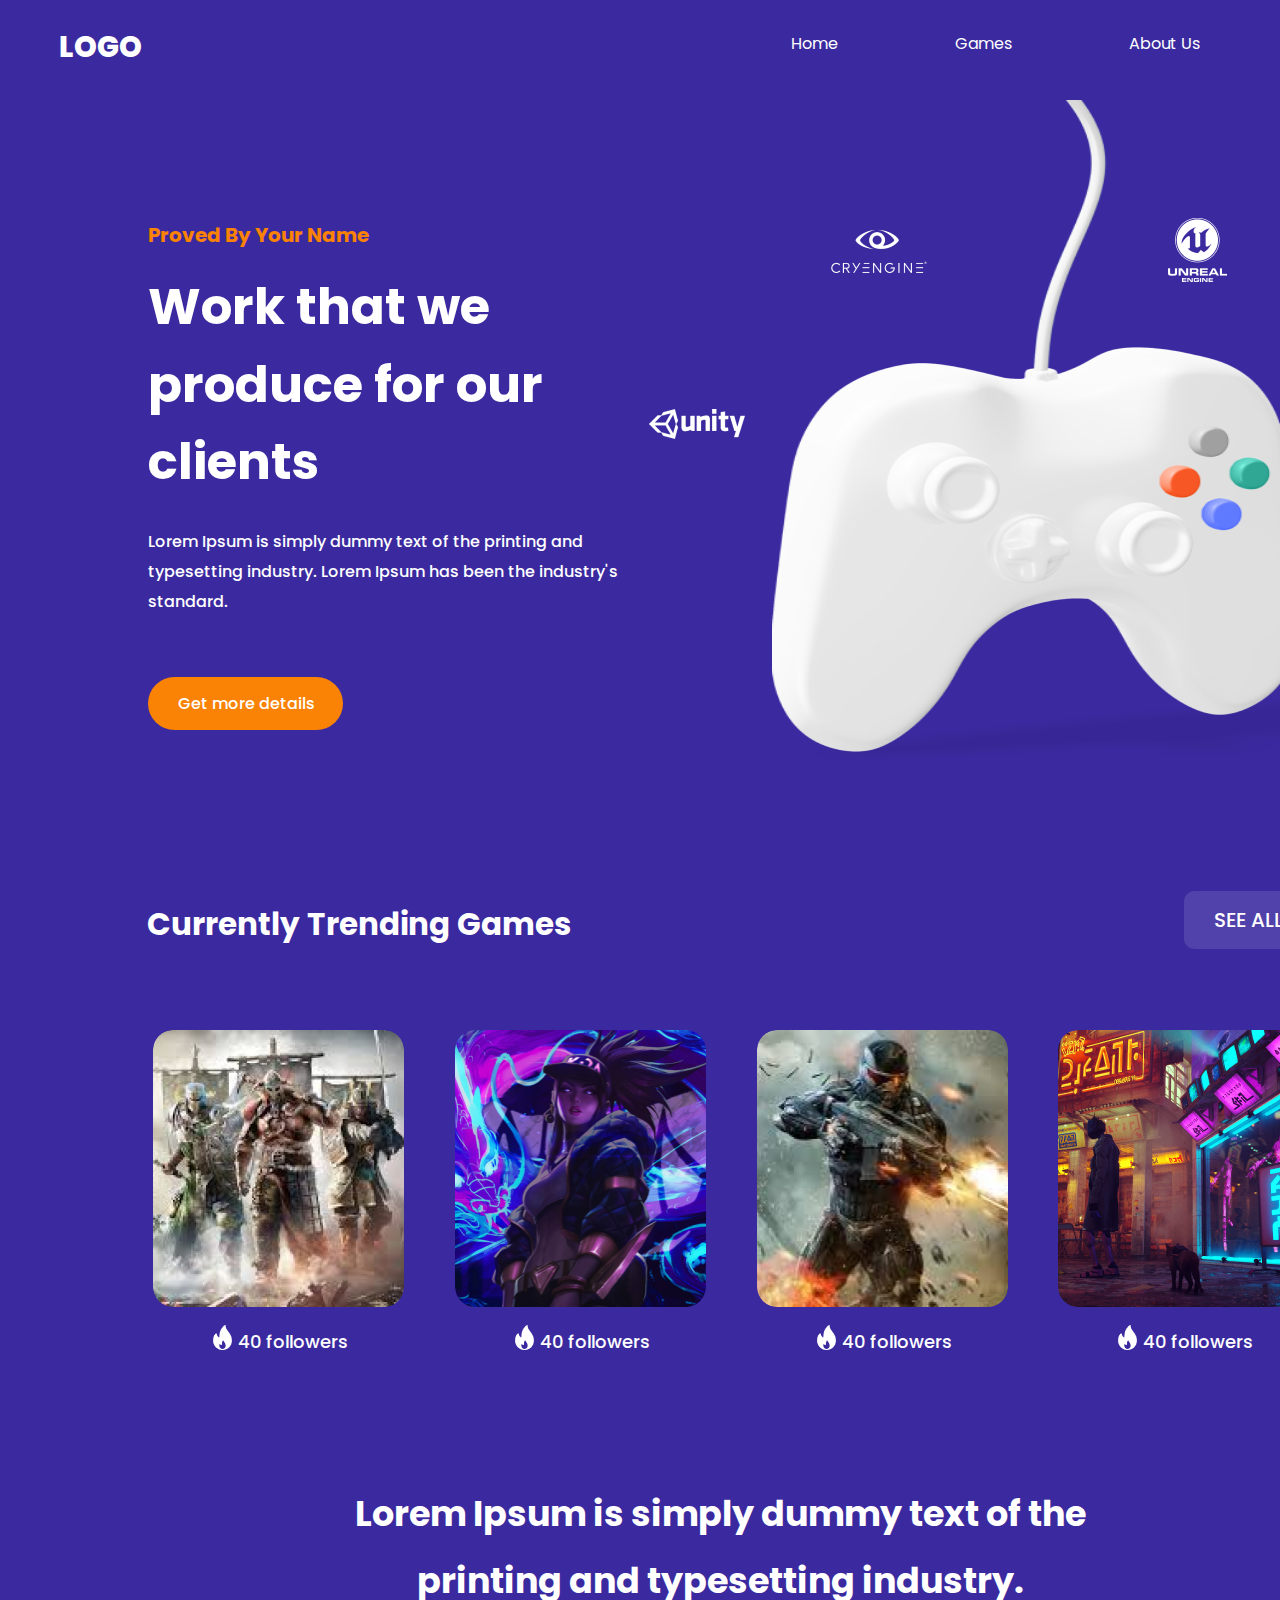
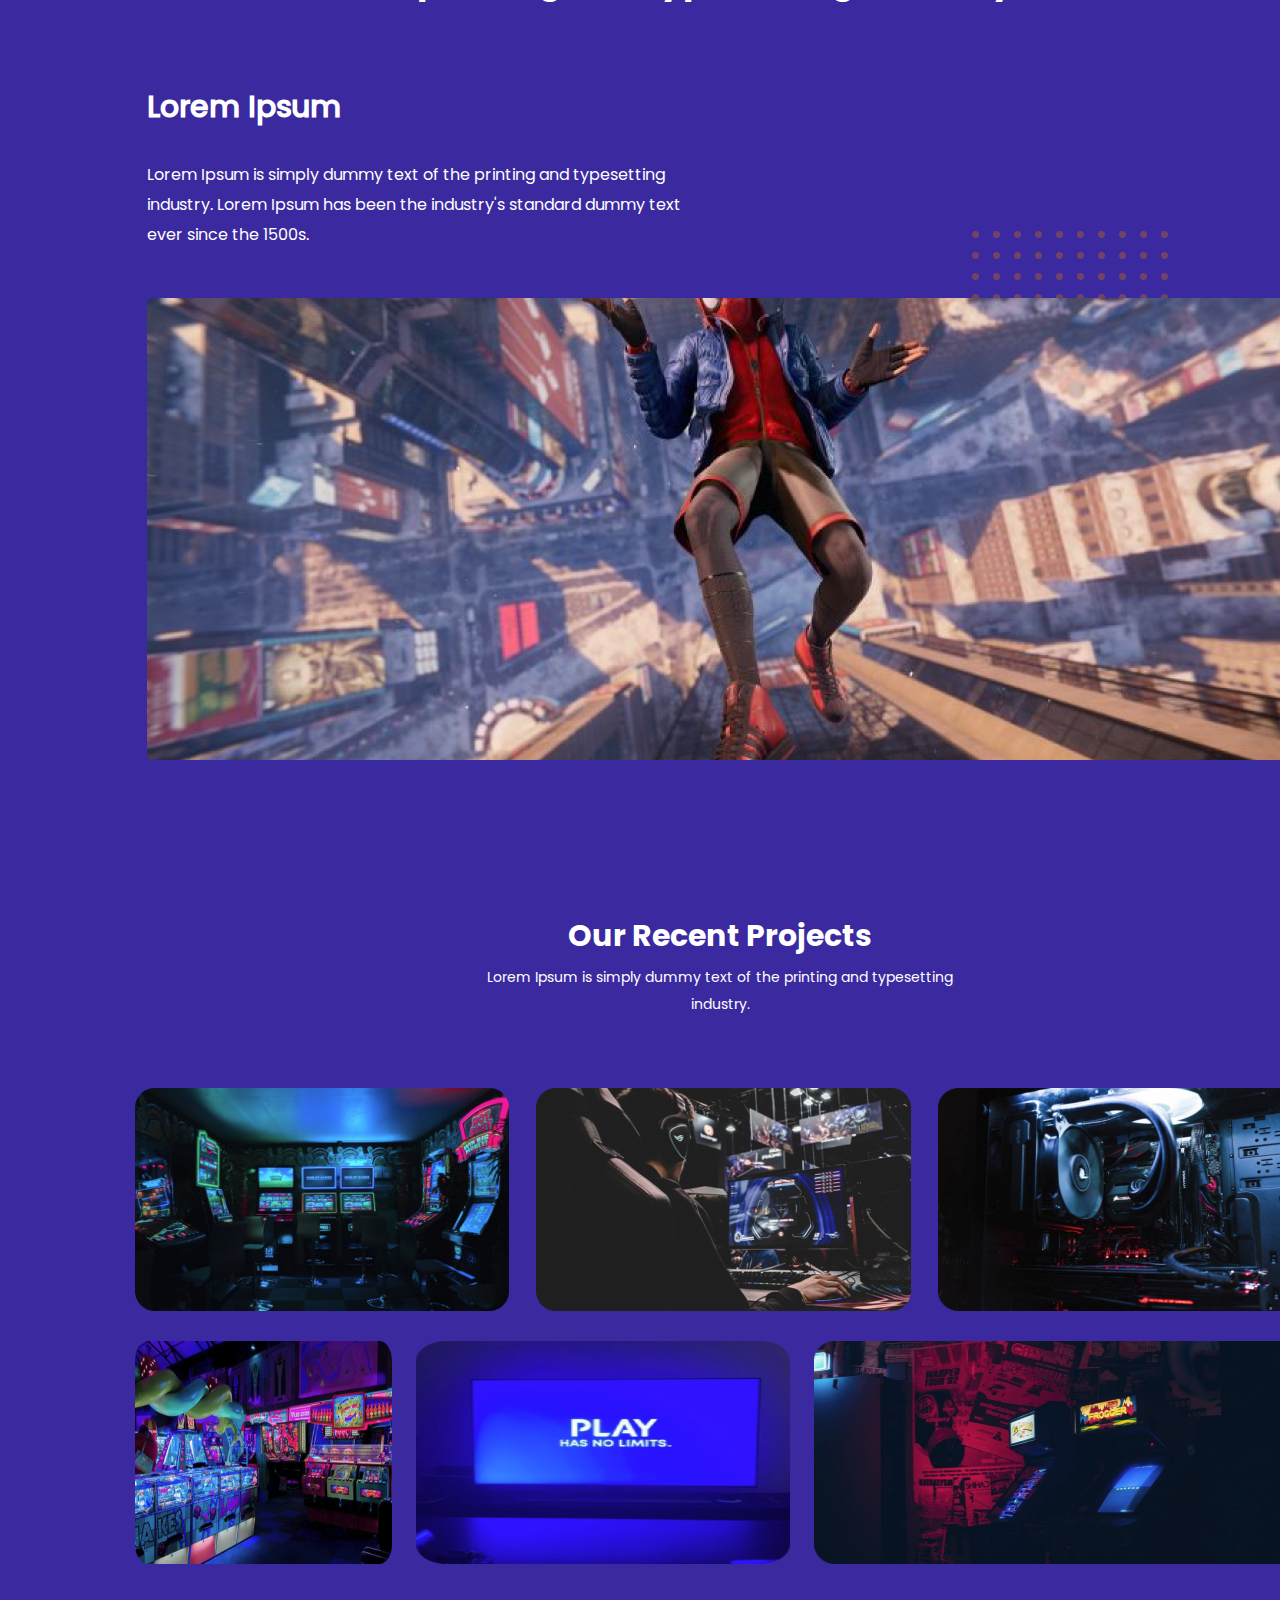
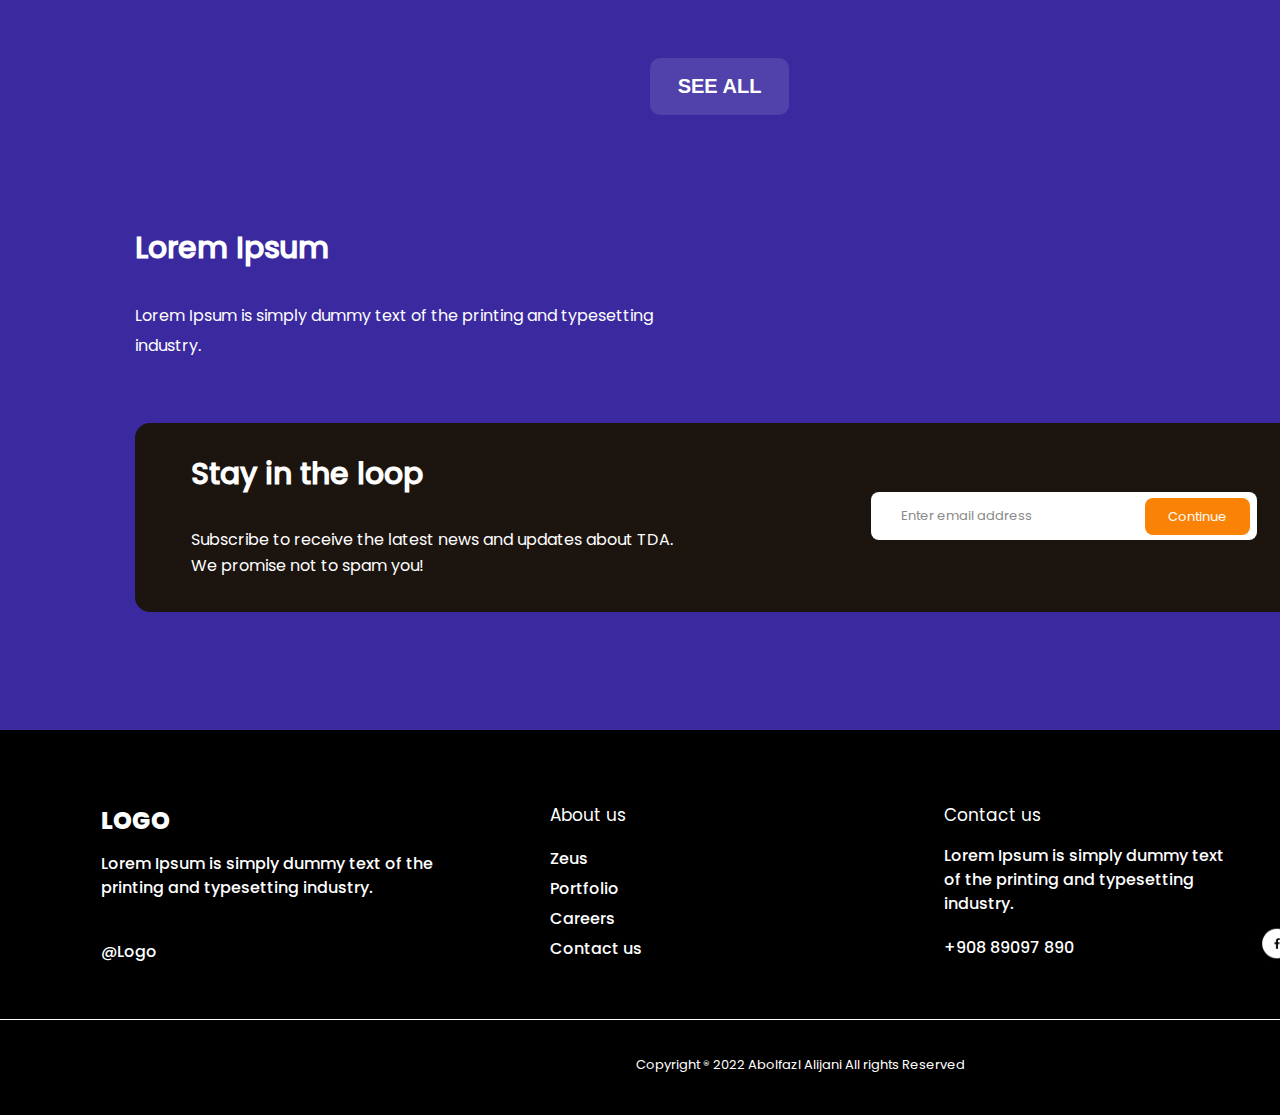
<file: index.html>
<!DOCTYPE html>
<html lang="en" style="width: 1440px">
  <head>
    <meta charset="UTF-8" />
    <meta name="viewport" content="width=device-width, initial-scale=1.0" />
    <link rel="icon" type="image/x-icon" href="assets/images/2799663.ico">
    <link rel="stylesheet" href="styles/style.css">
    <title>Home</title>
  </head>
  <body>
    <header class="header">

      <div class="logo">
        LOGO
      </div>

      <div class="middle-section">
        <a class="middle-section-button" href="index.html" target="_self">
          Home
        </a>
        <a class="middle-section-button" href="games.html" target="_self">
          Games
        </a>
        <div class="middle-section-button">
          About Us
        </div>
        <div class="middle-section-button">
          News
        </div>

      </div>

      <article class="theme-button">
        Light
      </article>

    </header>


    <main>
      <section>

        <div class="works">

          <p class="works-toptext">
            Proved By Your Name
          </p>

          <h1 class="works-middletext">
            Work that we produce for our clients
          </h1>

          <p class="works-bottomtext">
            Lorem Ipsum is simply dummy text of the printing and typesetting industry.
            Lorem Ipsum has been the industry's standard.
          </p>
          <div class="works-details-background">
            <a href="games.html" target="_self" class="works-details-link">
              Get more details
            </a>
          </div>

        </div>

        <img src="assets/images/unity%201.png" class="unity">

        <img src="assets/images/cry%201.png" class="cryengine">

        <img src="assets/images/unreal%201.png" class="unreal">

        <img src="assets/images/joy_stick%201.png" class="joystick">

        <p class="games-preview">
          Currently Trending Games
        </p>

        <p class="see-all">
          SEE ALL
        </p>

        <ul class="trending-games-space">
          <li class="trending-game">
            <img src="assets/images/Rectangle%2023.png" class="trending-game-img">
            <article class="trending-game-info">
              <p class="follower">40 followers</p>
              <img src="assets/images/fire.png" class="fire">
            </article>
          </li>

          <li class="trending-game">
            <img src="assets/images/Rectangle%2024.png" class="trending-game-img">
            <article class="trending-game-info">
              <p class="follower">40 followers</p>
              <img src="assets/images/fire.png" class="fire">
            </article>
          </li>

          <li class="trending-game">
            <img src="assets/images/Rectangle%2025.png" class="trending-game-img">
            <article class="trending-game-info">
              <p class="follower">40 followers</p>
              <img src="assets/images/fire.png" class="fire">
            </article>
          </li>

          <li class="trending-game">
            <img src="assets/images/Rectangle%2026.png" class="trending-game-img">
            <article class="trending-game-info">
              <p class="follower">40 followers</p>
              <img src="assets/images/fire.png" class="fire">
            </article>
          </li>
        </ul>

        <div class="lorem-ipsum-big-box">
          <p class="lorem-ipsum-big">
            Lorem Ipsum is simply dummy text of the printing and typesetting industry.
          </p>
        </div>

        <div class="lorem-ipsum-space">
          <p class="lorem-ipsum-medium">
            Lorem Ipsum
          </p>

          <p class="lorem-ipsum-small">
            Lorem Ipsum is simply dummy text of the printing and typesetting industry.
            Lorem Ipsum has been the industry's standard dummy text ever since the 1500s.
          </p>
        </div>
        
        <img src="assets/images/Group%2021.png" class="useless-img">

        <img src="assets/images/Rectangle%204.png" class="spider-man-img">

        <div class="images-box">
          <p class="images-box-title">
            Our Recent Projects
          </p>

          <p class="images-box-text">
              Lorem Ipsum is simply dummy text of the printing and typesetting <br> industry.
          </p>

          <div class="images-container">
            <img src="assets/images/Rectangle%2015.png" class="images-box-image">
            <img src="assets/images/Rectangle%2016.png" class="images-box-image">
            <img src="assets/images/Rectangle%2017.png" class="images-box-image">
          </div>

          <div class="images-container-2">
            <img src="assets/images/Rectangle%2018.png" class="images-box-image-2" style="width: 22%">
            <img src="assets/images/Rectangle%2019.png" class="images-box-image-2" style="width: 32%">
            <img src="assets/images/Rectangle%2020.png" class="images-box-image-2" style="width: 42%">
          </div>
        </div>

        <div class="SeeAll">
          SEE ALL
        </div>

        <div class="lorem-search-box">
          <p class="lorem-ipsum-medium">
            Lorem Ipsum
          </p>
          <p class="lorem-ipsum-small">
            Lorem Ipsum is simply dummy text of the printing and typesetting <br> industry.
          </p>

          <div class="lorem-search-box-in">
            <div class="lorem-search-box-text">
              <p class="lorem-ipsum-medium">
                Stay in the loop
              </p>
              <p class="lorem-ipsum-small" style="line-height: 25.5px">
                Subscribe to receive the latest news and updates about TDA. <br>
                We promise not to spam you!
              </p>
            </div>

            <input type="text" class="lorem-search-bar" placeholder="Enter email address">

            <button class="search-bar-button">
              Continue
            </button>
          </div>

        </div>

      </section>

      <footer>

        <div class="top-footer">

          <ul class="column-1">
            <li style="font-family: PoppinsExtraBold; font-size: 24px; font-weight: 800; line-height: 36.84px;
            text-align: left; margin-bottom: 12px;">
              LOGO
            </li>
            <li class="footer-text" style="margin-bottom: 40px;">
              Lorem Ipsum is simply dummy text of the printing and typesetting industry.
            </li>
            <li class="footer-text">
              @Logo
            </li>
          </ul>

          <ul class="column-2">
            <li style="font-family: PoppinsRegular; font-size: 17px; line-height: 25.5px;text-align: left;margin-bottom: 15px">
              About us
            </li>
            <li class="footer-text" style="line-height: 30px">
              Zeus
            </li>
            <li class="footer-text" style="line-height: 30px">
              Portfolio
            </li>
            <li class="footer-text" style="line-height: 30px">
              Careers
            </li>
            <li class="footer-text" style="line-height: 30px">
              Contact us
            </li>
          </ul>

          <ul class="column-3">
            <li style="font-family: PoppinsRegular; font-size: 17px; line-height: 25.5px;text-align: left;margin-bottom: 15px">
              Contact us
            </li>
            <li class="footer-text" style="margin-bottom: 20px">
              Lorem Ipsum is simply dummy text of the printing and typesetting industry.
            </li>
            <li class="footer-text">
              +908 89097 890
            </li>
          </ul>

        </div>

        <div class="bottom-footer">
          <p>
            Copyright ® 2022 Abolfazl Alijani All rights Reserved
          </p>
        </div>

        <div class="icons-flexbox">
                    <img src="assets/images/Group%205.png" class="flexbox-icon">
                    <img src="assets/images/Group%209.png" class="flexbox-icon">
                    <img src="assets/images/Group%2010.png" class="flexbox-icon">
                    <img src="assets/images/Group%2011.png" class="flexbox-icon">
        </div>

      </footer>

    </main>

  </body>
</html>
</file>
<file: styles/style.css>
/* 1. don't modify this style */
* {
  padding: 0;
  margin: 0;
  box-sizing: border-box;
}

/* 2. we use :root for default variables */
:root {
  /* --"somekey-attr": "somevalue" i.e : */
  --black-700: #000;
  --blueGradiant: #3b2a9f;
  --primary-100: #5141aa;
  --secondary: #fa8305;
  --box_bg: #1c140f;
}

@font-face {
  font-family: PoppinsThin;
  src: url("Poppins-Thin.ttf");
}

@font-face {
  font-family: PoppinsRegular;
  src: url("Poppins-Regular.ttf");
}

@font-face {
  font-family: PoppinsMedium;
  src: url("Poppins-Medium.ttf");
}

@font-face {
  font-family: PoppinsSemiBold;
  src: url("Poppins-SemiBold.ttf");
}

@font-face {
  font-family: PoppinsBold;
  src: url("Poppins-Bold.ttf");
}

@font-face {
  font-family: PoppinsExtraBold;
  src: url("Poppins-ExtraBold.ttf");
}

body {
  width: 1440px;
  height: 4305px;
  background-color: var(--blueGradiant);
  position: relative;
}

.header {
  background-color: var(--blueGradiant);
  position: relative;
  display: flex;
  flex-direction: row;
  width: 1438.77px;
  height: 100px;
  left: 0.23px;
  z-index: 50;
}

.logo {
  width: 81.93px;
  height: 45px;
  margin-top: 25px;
  margin-bottom: 30px;
  margin-left: 58.95px;
  font-family: "PoppinsExtraBold";
  font-weight: 800;
  font-size: 29px;
  line-height: 44.51px;
  color: white;
}

.middle-section {
  display: flex;
  flex-direction: row;
  margin-left: 650px;
  margin-top: 32px;
  margin-bottom: 26.66px;
  margin-right: 80px;
  width: 673.2px;
  height: 41.34px;
  justify-content: space-between;
}

.middle-section-button {
  font-family: "PoppinsRegular";
  font-weight: 400;
  font-size: 16px;
  line-height: 24px;
  color: #ffffff;
}

a.middle-section-button {
  text-decoration: none;
}

.theme-button {
  font-family: "PoppinsRegular";
  font-weight: 400;
  font-size: 16px;
  line-height: 24px;
  color: #ffffff;
  background-color: #FA8305;
  height: 45px;
  position: absolute;
  top: 22px;
  right: 40px;
  padding: 10px 25px 10px 25px;
  border-radius: 6px;
}

.works {
  position: relative;
  width: 527px;
  height: 510px;
  margin-top: 120px;
  margin-left: 148px;
}

.works-toptext {
  color: #FA8305;
  font-family: "PoppinsBold";
  font-size: 20px;
  line-height: 31px;
  margin-bottom: 17px;
}

.works-middletext {
  color: #ffffff;
  font-family: "PoppinsBold";
  font-size: 50px;
  line-height: 77.6px;
}

.works-bottomtext {
  color: #ffffff;
  font-family: "PoppinsMedium";
  font-size: 16px;
  line-height: 30px;
  margin-top: 26px;
}

.works-details-background {
  width: 195px;
  height: 53px;
  background-color: #FA8305;
  border-radius: 40px;
  position: absolute;
  bottom: 0;
  left: 0;
  align-content: center;
}

.works-details-link {
  text-decoration: none;
  font-family: "PoppinsMedium";
  font-size: 16px;
  line-height: 24px;
  color: #ffffff;
  margin-left: 30px;
}

.unity {
  width: 96px;
  height: 30px;
  position: absolute;
  top: 409px;
  left: 649px;
}

.cryengine {
  width: 101px;
  height: 99px;
  position: absolute;
  top: 202px;
  left: 828px;
}

.unreal {
  width: 59px;
  height: 64px;
  position: absolute;
  top: 218px;
  left: 1168px;
}

.joystick {
  width: 806px;
  height: 761px;
  position: absolute;
  top: 0;
  left: 772px;

}

.games-preview {
  font-family: "PoppinsBold";
  font-size: 31px;
  line-height: 59px;
  color: #ffffff;
  position: absolute;
  top: 895px;
  left: 147px;
}

.see-all {
  font-family: "PoppinsMedium";
  font-size: 20px;
  line-height: 38px;
  color: #ffffff;
  position: absolute;
  top: 891px;
  left: 1184px;
  padding: 10px 30px 10px 30px;
  background-color: var(--primary-100);
  border-radius: 10px;
}

.trending-games-space {
  display: flex;
  gap: 50px;
  margin-top: 300px;
  margin-left: 153px;
  width: 1157px;
  height: 400px;
}

.trending-game {
  width: 252px;
  height: 400px;
  display: inline-block;
}

.trending-game-info {
  position: relative;
}

.trending-game-img {
  width: 251px;
  height: 277px;
  border-radius: 20px
}

.trending-game-img:hover {
  opacity: 0.4;
  transition: transform 0.3s ease;
}

.follower {
  font-family: "PoppinsMedium";
  font-size: 18px;
  line-height: 41px;
  color: #ffffff;
  position: absolute;
  left: 85px;
  top: 10px;
}

.fire {
  position: absolute;
  top: 14px;
  left: 60px;
  width: 19px;
  height: 25px;
}


.follower:hover + .fire {
  transform: scale(1.3);
  transition: transform 0.3s ease;
}


.lorem-ipsum-big-box {
  position: absolute;
  width: 826px;
  height: 132px;
  top: 1480px;
  left: 307px;
}

.lorem-ipsum-big {
  font-family: "PoppinsBold";
  font-size: 35px;
  line-height: 67px;
  text-align: center;
  color: #ffffff;
  align-content: center;
}

.lorem-ipsum-space {
  position: absolute;
  width: 545px;
  height: 173px;
  top: 1679px;
  left: 147px;
}

.lorem-ipsum-medium {
  color: #ffffff;
  font-family: "PoppinsMedium";
  font-size: 30px;
  font-weight: 600;
  line-height: 56.25px;
  text-align: left;
}

.lorem-ipsum-small {
  margin-top: 25px;
  font-family: "PoppinsRegular";
  font-size: 16px;
  font-weight: 400;
  line-height: 30px;
  text-align: left;
  color: #ffffff;
}

.useless-img {
  position: absolute;
  width: 196px;
  height: 154px;
  top: 1831px;
  left: 972px;
}

.spider-man-img {
  position: absolute;
  width: 1146px;
  height: 462px;
  top: 1898px;
  left: 147px;
  border-radius: 5px;
  margin-bottom: 148px;
}

.images-box {
  position: absolute;
  width: 1170px;
  height: 678px;
  top: 2508px;
  left: 135px;
  margin-bottom: 72px
}

.images-box-title {
  color: #ffffff;
  font-family: "PoppinsBold";
  font-size: 30px;
  font-weight: 700;
  line-height: 56.25px;
  text-align: center;
}

.images-box-text {
  color: #ffffff;
  font-family: PoppinsRegular;
  font-size: 14px;
  font-weight: 400;
  line-height: 26.25px;
  text-align: center;
  margin-bottom: 71px;
}

.images-container {
  display: flex;
  height: 223px;
  width: 1170px;
  justify-content: space-between;
  gap: 27px;
  margin-bottom: 30px;
}

.images-box-image {
  width: 32%;
  height: 100%
}

.images-container-2 {
  display: flex;
  height: 223px;
  width: 1170px;
  justify-content: space-between;
}

.images-box-image-2 {
  height: 100%;
}

.SeeAll {
  position: absolute;
  width: 139px;
  height: 57px;
  top: 3258px;
  left: 650px;
  border-radius: 10px;
  background-color: var(--primary-100);
  align-content: center;
  text-align: center;
  color: #ffffff;
  font-family: Arial;
  font-weight: 500;
  font-size: 20px;
  font-weight: 700;
  line-height: 37.5px;
}

.lorem-search-box {
  position: absolute;
  width: 1170px;
  height: 392px;
  top: 3420px;
  left: 135px;
}

.lorem-search-box-in {
  position: absolute;
  background-color: var(--box_bg);
  width: 1170px;
  height: 189px;
  bottom: 0;
  border-radius: 15px;
}

.lorem-search-box-text {
  width: 636px;
  height: 107px;
  margin-top: 23px;
  margin-left: 56px;
  display: inline-block;
}

.lorem-search-bar {
  position: relative;
  width: 385.68px;
  height: 48px;
  top: -50px;
  right: -40px;
  border-radius: 8px;
  border: none;
  text-align: left;
  padding-left: 30px;
}

.lorem-search-bar::placeholder {
  position: absolute;
  font-family: "PoppinsRegular";
  font-size: 13px;
  line-height: 19.5px;
  color: #898989;
  left: 30px;
  top: 14px;
}

.search-bar-button {
  position: absolute;
  width: 105px;
  height: 37px;
  background-color: var(--secondary);
  color: #ffffff;
  border-radius: 8px;
  border: none;
  top: 75px;
  right: 55px;
  font-size: 13px;
  font-family: "PoppinsRegular";
  align-content: center;
  line-height: 20px;
}

footer {
  position: relative;
  background-color: black;
  width: 1600px;
  height: 385px;
  top: 2500px;
}

.bottom-footer {
  height: 90px;
  align-content: center;
  text-align: center;
  color: #ffffff;
  font-family: PoppinsRegular;
  font-size: 13px;
  line-height: 24.78px;
}

.top-footer {
  height: 290px;
  width: 1600px;
  border-left: 0;
  border-top: 0;
  border-right: 0;
  border-bottom: 1px;
  border-style: solid;
  border-color: white;
}

.column-1 {
  position: absolute;
  height: 200px;
  width: 350px;
  top: 73px;
  left: 101px;
  color: white;
  list-style-type: none;
}

.column-2 {
  position: absolute;
  height: 200px;
  width: 250px;
  top: 73px;
  left: 550px;
  color: white;
  list-style-type: none;
}

.column-3 {
  position: absolute;
  width: 282px;
  height: 200px;
  color: white;
  top: 73px;
  left: 944px;
  list-style-type: none;
}

.footer-text {
  font-family: "PoppinsMedium";
  font-size: 16px;
  font-weight: 400;
  line-height: 24px;
  text-align: left;
}

.icons-flexbox {
    display: flex;
    position: absolute;
    width: 180px;
    height: 54px;
    top: 190px;
    left: 1250px;
    justify-content: space-between;
}

.flexbox-icons {
    width:34px;
}
</file>
